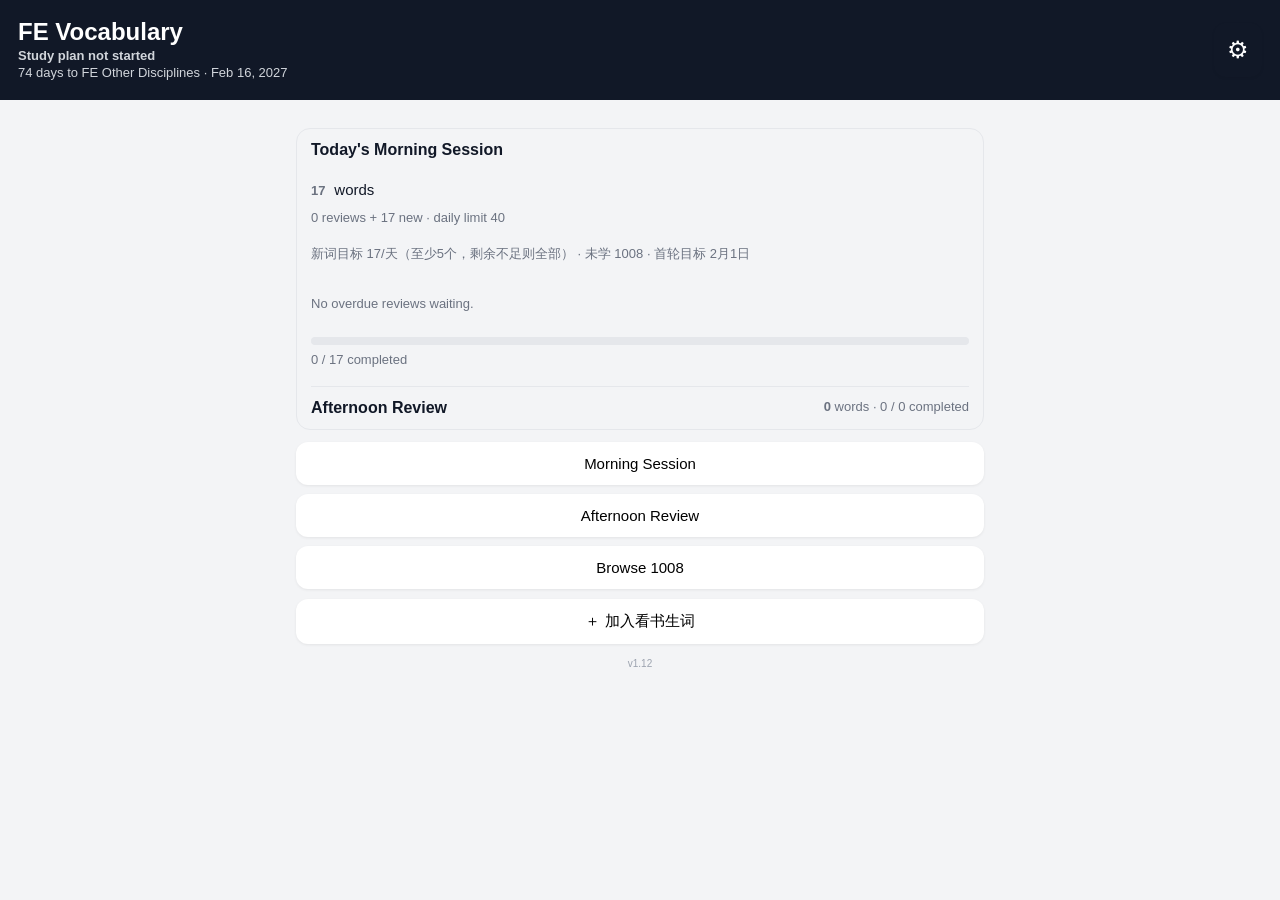
<file: index.html>
<!doctype html><html lang="en"><head><meta charset="utf-8"><meta name="viewport" content="width=device-width,initial-scale=1,viewport-fit=cover"><meta name="theme-color" content="#111827"><meta name="apple-mobile-web-app-capable" content="yes"><meta name="apple-mobile-web-app-status-bar-style" content="black-translucent"><title>FE Vocabulary</title><link rel="manifest" href="manifest.webmanifest"><link rel="stylesheet" href="styles.v16.css?v=21"></head><body>
<header><div><h1>FE Vocabulary</h1><p id="studyDay">Study plan not started</p><p id="countdown">Exam countdown</p></div><button id="settingsBtn" class="icon">⚙︎</button></header>
<main>
<section id="todayPanel" class="todayPanel"><b>Today's Morning Session</b><div class="bigNumber"><span id="morningTotal">0</span> <small>words</small></div><div id="morningBreakdown">0 reviews + 0 new</div><p id="newTargetInfo" style="font-size:13px;color:#6b7280"></p><p id="deferredCount" style="font-size:13px;color:#6b7280"></p><div class="progressTrack"><div id="morningBar"></div></div><div id="morningCompleted">0 / 0 completed</div><div class="afternoonSummary"><b>Afternoon Review</b><span><strong id="afternoonTotal">0</strong> words · <span id="afternoonCompleted">0 / 0 completed</span></span></div></section><section class="dashboard hidden"><div><b id="dueCount">0</b><span>Due</span></div><div><b id="learnedCount">0</b><span>Seen</span></div><div><b id="masteredCount">0</b><span>Strong</span></div></section>
<section class="modes"><button id="morningBtn" class="primary">Morning Session</button><button id="afternoonBtn">Afternoon Review</button><button id="browseBtn">Browse 1008</button></section>
<button id="addWordBtn" type="button" style="width:100%;margin-top:10px">＋ 加入看书生词</button><p id="addWordStatus" role="status" style="font-size:14px"></p>
<section id="session" class="hidden"><div class="sessionbar"><span id="sessionTitle"></span><span id="sessionProgress"></span></div><article id="card" class="card"><div class="meta"><span id="pool"></span><span id="domain"></span></div><h2 id="term"></h2><div class="pron"><span id="ipa"></span><span id="stress"></span><button id="speakBtn" type="button" aria-label="播放单词发音">🔊 发音 0.75×</button></div><p id="speechStatus" role="status" aria-live="polite" style="font-size:13px;color:#6b7280"></p><button id="revealBtn" class="reveal">Show meaning</button><div id="answer" class="answer hidden"><h3 id="zh"></h3><p id="connection"></p><div class="source" id="source"></div></div></article><div id="ratings" class="ratings hidden"></div><button id="endBtn" class="textbtn">End session</button></section>
<section id="browse" class="hidden"><input id="search" placeholder="Search English / 中文"><select id="filter"><option value="ALL">All pools</option><option>CORE_NOW</option><option>SUPPORT_NEXT</option><option>DEFER_OPTIONAL</option></select><div id="results"></div></section>
<div style="text-align:center;color:#9ca3af;font-size:10px;margin-top:12px">v1.12</div></main>
<dialog id="addWordDialog"><form id="addWordForm"><h2>加入看书生词</h2><label>英文单词或词组<input id="newWordTerm" required maxlength="120" autocomplete="off" autocapitalize="none" spellcheck="false" placeholder="例如：centroid"></label><p id="wordMatch" role="status" style="font-size:14px"></p><label>中文释义（新词可选）<input id="newWordMeaning" maxlength="300" placeholder="可先留空，标为待补充释义"></label><p style="font-size:13px">直接记为一次 Hard，今天下午可复习，明天到期；不会重复占用今天上午的待学名额。手动加词不受上午40词限制。已有词保留原释义、发音和历史。词形不同不自动合并。</p><p style="font-size:13px">生词和进度保存在当前浏览器；Export progress 会一起备份。</p><div style="display:flex;gap:10px"><button id="saveWordBtn" class="primary" type="submit">加入并设为 Hard</button><button id="cancelWordBtn" type="button">取消</button></div></form></dialog>
<dialog id="settings"><h2>Settings</h2><p style="font-size:13px">外放无声时，请关闭 iPhone 静音并调高媒体音量；断开蓝牙后确认声音输出为 iPhone。Morning 评分后会自动复读刚才的单词。</p><label>Speech speed <select id="rate"><option value="0.6">0.6×</option><option value="0.75" selected>0.75×</option><option value="0.9">0.9×</option><option value="1">1.0×</option></select></label><p><b>上午每天最多40个（新词＋旧词）</b></p><p style="font-size:13px">每天至少5个新词，按剩余未学词与2月1日首轮目标自动提高；上午合计最多40个。旧词按逾期程度和掌握情况排序顺延。下午只检查 Hard / Good，排除 Easy。记得保持间隔，不记得则次日复习。</p><label class="toggleLine"><input type="checkbox" id="shuffleToggle" checked> Shuffle Words (daily)</label><div class="settingsActions"><button id="startPlanBtn">Start Study Plan</button><button id="exportBtn">Export progress</button><label class="import">Import progress<input id="importFile" type="file" accept="application/json"></label><button id="resetBtn">Reset progress</button></div><button id="closeSettings" class="primary">Done</button></dialog>
<script src="vocab.v16.js"></script><script src="speech.v19.js?v=21"></script><script src="app.v16.js?v=22"></script></body></html>
</file>
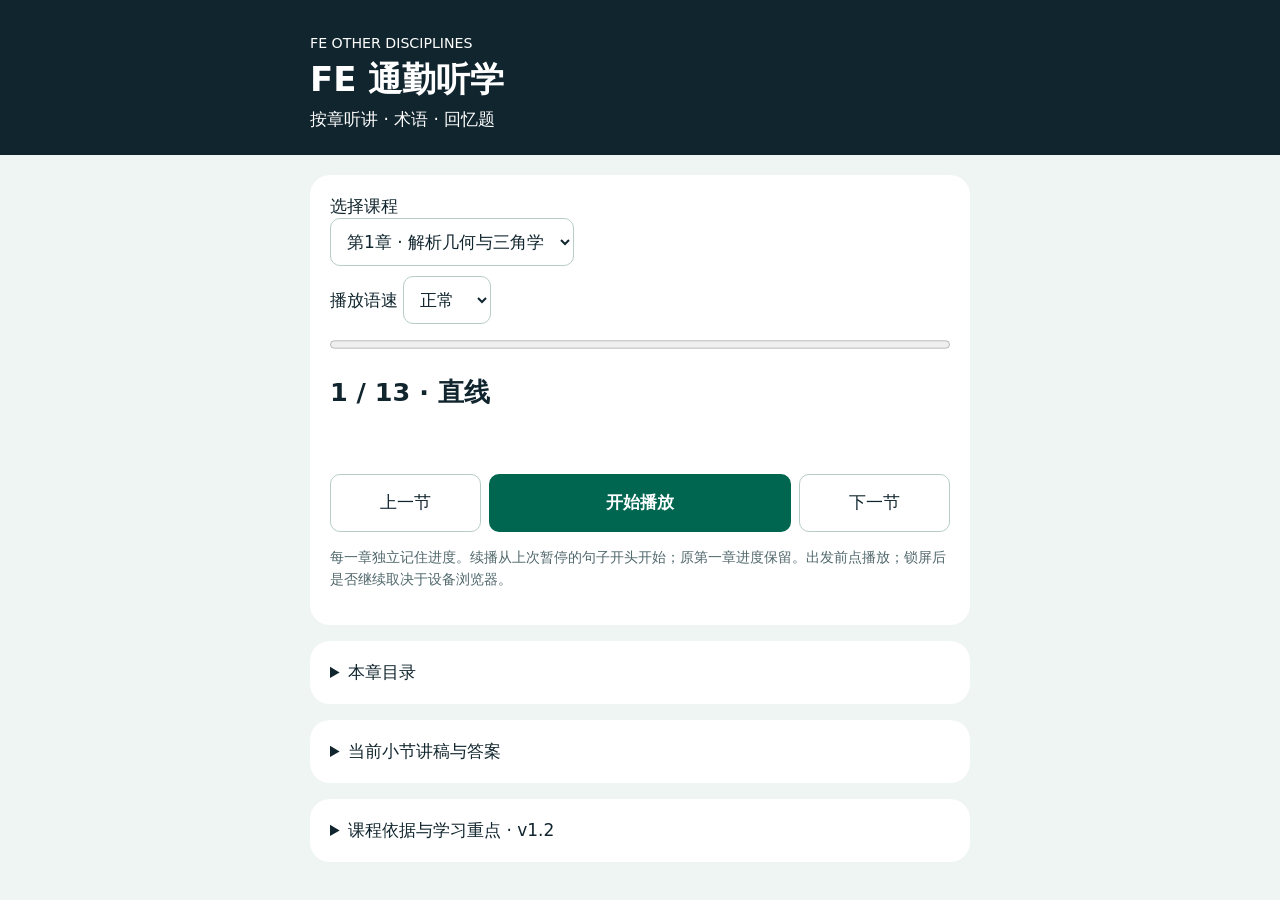
<file: commute/index.html>
<!doctype html><html lang="zh-CN"><head><meta charset="utf-8"><meta name="viewport" content="width=device-width,initial-scale=1,viewport-fit=cover"><meta name="apple-mobile-web-app-capable" content="yes"><meta name="apple-mobile-web-app-title" content="FE 听学"><meta name="theme-color" content="#11252e"><title>FE 通勤听学</title><style>
*{box-sizing:border-box}body{margin:0;background:#eff5f3;color:#11252e;font:17px system-ui,sans-serif}header{background:#11252e;color:white;padding:32px max(22px,calc((100% - 660px)/2)) 24px}h1{margin:5px 0}main{max-width:700px;margin:auto;padding:20px}section{background:white;border-radius:20px;padding:20px;margin-bottom:16px}label{display:block;margin-bottom:10px}button,select{font:inherit;min-height:48px;border:1px solid #b8ccc6;border-radius:10px;background:#fff;color:#11252e;padding:8px 12px}select{max-width:100%}button{cursor:pointer}#play{background:#006650;color:white;border:0;min-height:58px;font-weight:700}nav{display:grid;grid-template-columns:1fr 2fr 1fr;gap:8px}progress{width:100%;accent-color:#006650}#status{min-height:1.5em}p{line-height:1.6}.muted{color:#50676c;font-size:14px}details button{width:100%;text-align:left;margin-top:6px}button[aria-current=true]{background:#d9eee7;border-color:#006650}
</style></head><body><header><small>FE OTHER DISCIPLINES</small><h1>FE 通勤听学</h1><div>按章听讲 · 术语 · 回忆题</div></header><main><section><label>选择课程<br><select id="chapter"></select></label><label>播放语速 <select id="rate"><option value=".8">0.8×</option><option value=".95" selected>正常</option><option value="1.1">1.1×</option></select></label><progress id="bar"></progress><h2 id="title"></h2><p id="status" role="status"></p><nav><button id="prev">上一节</button><button id="play">开始播放</button><button id="next">下一节</button></nav><p class="muted">每一章独立记住进度。续播从上次暂停的句子开头开始；原第一章进度保留。出发前点播放；锁屏后是否继续取决于设备浏览器。</p></section><section><details><summary>本章目录</summary><div id="toc"></div></details></section><section><details><summary>当前小节讲稿与答案</summary><div id="script"></div></details></section><section><details><summary>课程依据与学习重点 · v1.2</summary><p>第1–8章按用户提供的教材目录编排，讲解与练习为原创复习材料，不是教材逐页转录或官方真题。章节内标注讲解深度，按考纲覆盖、后续用途和学习薄弱点分配内容，不按页数平均分配。</p><p>数学整体8–12题、概率统计6–9题、静力学9–14题；这些是科目题数范围，不是单章题数。官方未给出每个小节的独立分值。“重点”是教学分配判断，不能保证实际出题频率。第一章优先距离、角度、三角关系及面积体积应用；第二章加强向量；第三章加强导数。变换等补充内容简讲。</p><p>关键词是查找建议，具体标题和页码依 Handbook 版本而异。听学用于概念与口答；计算、图形和详细计算器按键请在停下后练习。播放进度保存在当前浏览器，清除网站数据会丢失；不跨设备同步。</p><p><a href="https://ncees.org/wp-content/uploads/FE-Other-Disciplines-CBT-specs.pdf">NCEES Other Disciplines 官方考纲</a> · <a href="https://education.ti.com/products/calculators/scientific-calculators/ti-36x-pro">TI-36X Pro 官方功能说明</a></p></details></section></main><script>
const chapters=[{id:'1',title:'第1章 · 解析几何与三角学',sections:[["直线","Slope. Intercept. Point-slope form.","斜率是竖直变化量除以水平变化量。用同一个顺序取两个坐标差。水平线的斜率为零，竖直线的斜率未定义。求横截距就令纵坐标为零；求纵截距就令横坐标为零。","经过原点和点二、六的直线，斜率是多少？","三。纵坐标变化六，横坐标变化二。"],["多项式函数","Polynomial. Quadratic. Root. Repeated root.","最高次非零项决定多项式的次数。次数为二的叫二次函数。令函数为零来求根。二次方程的判别式是 b 的平方减四 a c。正值有两个不同实根，零有重实根，负值没有实根。","二次函数图像与横轴相切时，有几个不同的实根？","一个；它是重根。"],["圆锥曲线","Conic section. Circle. Parabola. Ellipse. Hyperbola. Focus. Foci. Directrix.","圆上各点到圆心等距。抛物线上各点到焦点和准线等距。椭圆到两个焦点的距离和固定，双曲线到两个焦点的距离差的绝对值固定。","标准式里，椭圆和双曲线的两个平方项有什么区别？","椭圆的两项相加；双曲线的两项相减。对无旋转的双曲线，右边化成正一后，正项决定开口方向。"],["球面","Sphere. Center. Radius.","球面是到球心距离等于半径的所有空间点。标准方程左边是三个坐标相对球心的差各自平方再相加，右边是半径平方。","球面标准方程右边是二十五，半径是多少？","五。"],["空间两点距离","Distance between two points in space. Coordinate difference.","分别取两个点的横坐标差、纵坐标差和高度差。三个差各自平方，相加再开方。这个方法也用来求三维向量的长度。","三个坐标差分别是三、四、十二，距离是多少？","十三。"],["度与弧度","Degree. Radian. Angle mode.","一百八十度等于派弧度。度转弧度乘以派除以一百八十；弧度转度做反向换算。用计算器求三角函数之前先检查角度模式。","六十度等于多少弧度？","派除以三。"],["平面角","Plane angle. Complementary. Supplementary.","两个角相加等于九十度，叫互余；相加等于一百八十度，叫互补。量角时先确定始边、终边和旋转方向；按通常坐标约定，逆时针为正。","四十度的补角是多少？","一百四十度。"],["三角形","Triangle. Interior angle. Isosceles. Equilateral.","平面三角形三个内角和为一百八十度。等腰三角形的两条等边所对的角相等；等边三角形的三个角都是六十度。三角形任意两边之和必须大于第三边。","长二、三、五的三条线段能组成三角形吗？","不能。二加三等于五，三条线段只能排成直线。"],["直角三角形","Right triangle. Opposite. Adjacent. Hypotenuse.","相对于选定的锐角，正弦是对边除以斜边；余弦是邻边除以斜边；正切是对边除以邻边。换一个锐角，对边和邻边会互换，斜边不变。","对边三、邻边四，正切是多少？","四分之三。"],["三角恒等式","Trigonometric identity. Pythagorean identity.","正弦平方加余弦平方恒等于一。余弦在正负同一个角时相等；正弦则变号。如果从平方求出绝对值，还得用象限确定正负。","一个角在第二象限，正弦为五分之三，余弦是多少？","负五分之四。第二象限横坐标为负。"],["一般三角形","Law of sines. Law of cosines. Included angle.","知道一组相对的边和角，可以考虑正弦定理。知道两边和夹角求第三边，或知道三边求一个角，考虑余弦定理。若只给两边和其中一条边的对角，要注意可能有两个解，也可能无解。","两边长度分别为三和四，夹角为九十度。第三边是多少？","五。余弦定理在夹角九十度时变成熟悉的勾股定理。"],["面积计算","Area. Perpendicular height. Sector. Composite area.","三角形面积是底乘垂直高的一半。平行四边形是底乘垂直高。梯形是两条平行边的平均长度乘垂直高度。扇形面积是整圆面积乘圆心角占一整圈的比例。组合图形可以分块相加，或用大图减去孔洞。面积单位要平方。","半径四的圆上，九十度扇形的面积是多少？","四派平方单位。它占整个圆的四分之一。"],["体积计算","Volume. Cross-sectional area. Cylinder. Cone. Pyramid. Sphere.","直棱柱和圆柱的体积是底面积乘垂直高度。圆锥和棱锥是同底同高柱体的三分之一。球体体积和半径的三次方成正比。组合容器先按形状分段，再看哪些体积要加、哪些要减。体积单位要立方。","同底同高的圆柱和圆锥，哪个体积大，大几倍？","圆柱是圆锥的三倍。"]]}];
chapters.push(...[{"id":"2","title":"第2章 · 代数与线性代数","sections":[["对数｜基础","Logarithm. Base. Natural logarithm. Exponent.","对数回答一个问题：底数要升到几次方，才得到这个数？二的三次方等于八，所以以二为底八的对数等于三。实数对数的真数必须大于零，底数大于零且不等于一。乘积的对数变成对数相加，商变成相减，幂的指数可以提到前面；和的对数不能这样拆。自然对数的底数是 e。计算器的 log 和 ln 要分清；一般换底可用真数的自然对数除以底数的自然对数。Handbook 可搜 logarithm。","以十为底，一百乘一千的对数是多少？能把一百加一千的对数也拆成两个对数相加吗？","乘积的对数等于二加三，也就是五。加法不能用乘积法则拆开。"],["复数｜重点","Complex number. Real part. Imaginary part. Conjugate. Magnitude.","复数写成实部加虚部乘 i，i 的平方等于负一，电气里也常用 j。相加时实部加实部，虚部加虚部。相乘要展开，遇到 i 平方就换成负一。三加四 i 的共轭是三减四 i，模是三和四的平方和开方，等于五。相除时可让分子分母同乘分母的共轭。复数的模不是实部加虚部。Handbook 搜 complex numbers；后续交流电路会再次使用。","三加四 i，乘三减四 i，结果是多少？为什么没有虚部？","二十五。交叉项抵消，负十六 i 平方变成正十六，再加九。一般复数乘自己的共轭，等于模的平方。"],["极坐标｜重点","Polar coordinates. Rectangular coordinates. Magnitude. Phase angle.","平面上的点既能用横纵坐标表示，也能用距离和方向角表示。半径乘角度的余弦得到横坐标，乘正弦得到纵坐标。反过来，半径用平方和开方。角度不能只看纵坐标除横坐标的反正切，因为它不能独自区分全部象限。比如负三、正三在第二象限，角度是一百三十五度，不是负四十五度。TI 三十六 X Pro 先检查度或弧度模式。Handbook 可搜 polar。","半径为十，方向角为三十度，横纵分量分别约是多少？","横分量八点六六，纵分量五。变式：若方向角是一百五十度，横分量变成负八点六六，纵分量仍为五。"],["方程的根｜基础","Root. Solution. Real root. Complex root.","根就是代入后能使方程成立的未知数值。先移项成为函数等于零，再谈求根。二次方程要区分两个不同实根、重根和复根。已知多项式的一个根，可以分解出对应因式，再处理剩下的多项式。选择题也可代入选项验证，但要验证原方程。TI 三十六 X Pro 有多项式求解器，适合检查二次和三次方程；计算器不能替你判断题目要求实根还是所有根。","若二是一个根，对应因式是 x 加二还是 x 减二？","x 减二，因为代入二后这个因式为零。你之前的三次方程题用代入法有效，接下来要把根和因式的关系补上。"],["矩阵｜重点","Matrix. Row. Column. Determinant. Inverse. Singular.","矩阵维数先报行，再报列。两个矩阵相加需要同样维数。矩阵相乘看中间维数：二行三列乘三行四列，结果为二行四列。每个元素用左边的一行与右边的一列对应相乘再相加。乘法一般不能交换顺序。二乘二矩阵的行列式，是主对角线乘积减另一条对角线乘积。方阵行列式为零时没有逆矩阵，叫奇异矩阵。TI 三十六 X Pro 的矩阵功能可核算，但先判维数。Handbook 搜 matrix 或 determinant。","矩阵第一行为一、二，第二行为三、四。行列式是多少？是否可逆？","一乘四减二乘三，等于负二。行列式不为零，所以可逆。变式：若第二行改成二、四，行列式为零，两行成比例，不可逆。"],["方程组的矩阵形式｜重点","Simultaneous equations. Coefficient matrix. Unknown vector.","写矩阵方程时，先统一未知数顺序。例如 x 加 y 等于五，二 x 减 y 等于一。系数矩阵第一行是一、一，第二行是二、负一；未知向量按 x、y 排列；右端向量是五、一。少一个未知数的项必须填零，不能让后面系数向前挪。计算器的线性方程组求解器可省算术，但求完必须代回原方程。Handbook 可搜 linear equations。","刚才两条方程相加，能先消去哪个未知数？最后 x 和 y 是多少？","消去 y，得到三 x 等于六，所以 x 等于二，y 等于三。代回第二式，四减三等于一。"],["克拉默法则｜简讲","Cramer's rule. Determinant.","克拉默法则用于系数矩阵行列式不为零的方程组。求某个未知数，就把系数矩阵中对应的那一列替换成右端常数列，求新行列式，再除以原行列式。这里替换的是列，不是行。若原行列式为零，不能直接套这个除法，也不能只凭这一点断定无解，因为也可能有无穷多解。考试复习重点是识别适用条件和正确替换，不必花大量听学时间展开大行列式。","原行列式为二，替换 x 对应列后的行列式为六，x 是多少？","三。分子六除以分母二。"],["向量｜加强","Vector. Component. Magnitude. Unit vector. Dot product. Cross product.","从起点指向终点的向量，三个分量都用终点减起点。起点二、三、十一，终点十、十五、二十，分量是八、十二、九。平方和为二百八十九，开方是十七。单位向量就是每个分量除以长度，它只保留方向，长度为一；零向量不能这样归一化。点积结果是标量，可用来求夹角；叉积结果是向量，方向用右手定则。Handbook 分开搜 vector、magnitude 或 unit vector，词之间保留空格。计算器向量功能能核算，先判断题目问长度还是方向。","向量十二、负二十、负九的长度和单位向量是什么？","长度二十五。三个分量分别除以二十五，得到零点四八、负零点八、负零点三六。变式：方向反过来，三个分量一起变号，长度仍是二十五。"],["向量恒等式｜重点基础","Scalar product. Vector product. Orthogonal.","一个向量点乘自己，等于长度的平方，只有零向量才等于零。一个向量叉乘自己则总等于零。点积可以交换顺序；叉积交换顺序会变号。两个非零向量垂直时点积为零，平行时叉积为零。理解这些规则比背一串符号更有用。复杂向量恒等式先知道在 Handbook 哪里查，优先掌握力的分解和力矩需要的运算。","两个非零向量的点积为零，它们是平行还是垂直？叉积换顺序后呢？","点积为零表示垂直。叉积换顺序后方向相反，大小不变。"],["数列与级数｜基础","Arithmetic progression. Geometric progression. Series. Convergence.","等差数列每次加同一个差，等比数列每次乘同一个比。等差数列求和可用首尾项的平均乘项数。等比数列要注意指数和项数，第一项通常对应零次幂。无限等比级数只有公比绝对值小于一才收敛，其和为首项除以一减公比。这也是后面理解某些资金序列的基础，但具体现金流仍要按工程经济学的时点计算。Handbook 搜 series。","一、二分之一、四分之一不断加下去，极限和是多少？","二，首项一除以一减二分之一。若公比换成二，项越来越大，不能套收敛级数的和。"]]},{"id":"3","title":"第3章 · 微积分","sections":[["导数｜加强","Derivative. Slope. Tangent. Rate of change.","导数表示瞬时变化率，在图像上是切线斜率。先对函数求导，再代入指定的 x，而不是把函数值当斜率。x 的 n 次方求导，是 n 乘 x 的 n 减一次方；常数的导数为零。复合函数还要乘内层导数，叫链式法则。你之前的 y 等于十二 x 平方加三，在 x 等于五处，函数值是三百零三，而斜率来自二十四 x，等于一百二十。TI 三十六 X Pro 可求某一点的数值导数，但不会替你输出一般的符号导数。Handbook 搜 derivatives。","y 等于三 x 平方加二，在 x 等于二时，切线斜率是多少？","十二，因为导数是六 x。变式：若函数变成三乘 x 加一的平方，导数为六乘 x 加一，代入二得到十八。"],["临界点与极值｜重点","Critical point. Local maximum. Local minimum. Endpoint.","临界点位于函数定义域内，可能是导数为零，也可能是导数不存在的点。导数为零不保证是极值，比如 x 的三次方在零处仍从左往右增加。可以看导数由负变正还是由正变负，或在适用时用二阶导数检验。闭区间上的绝对最大最小值还必须检查端点。优化题先写目标函数，再找临界点，最后比较合理范围内的候选值。","x 平方减四 x 加五的最小值在哪里？值是多少？","导数二 x 减四为零，得到 x 等于二；函数值为一。二阶导数为正，确认是最小值。"],["偏导数｜简讲","Partial derivative. Hold constant.","偏导数表示只改变一个变量时函数如何变化。对 x 求偏导时，把其他独立变量当常数。例如 x 平方乘 y，对 x 求偏导得到二 x y，对 y 求偏导得到 x 平方。现行数学考纲明确列的是单变量微积分，所以这里作为理解后续场和热力学关系的补充，不与基础导数、积分投入一样多。","x 平方加三 y，对 x 的偏导是多少？","二 x。三 y 在这一步被当成常数。"],["曲率｜简讲","Curvature. Radius of curvature.","曲率描述曲线局部弯得有多厉害，曲率半径与非零曲率互为倒数。直线曲率为零，圆的曲率是半径的倒数。一般函数的曲率公式涉及一阶和二阶导数，遇到时查表，比在通勤中硬背长公式更有效。不要把斜率大误认为曲率一定大，一条很陡的直线仍没有弯曲。","半径二米的圆，曲率是多少，单位是什么？","每米零点五。曲率的量纲是长度的倒数。"],["极限｜基础","Limit. Continuity. Indeterminate form.","极限描述自变量接近某个值时，函数趋向哪里，并不要求该点函数值存在。遇到零除以零，这是未定式，不是答案零。先考虑因式分解、约分或其他适用方法。以 x 平方减一除以 x 减一为例，x 不等于一时可化成 x 加一，因此接近一时极限是二。连续还要求极限与该点函数值一致。","刚才这个分式在 x 等于一时没有定义，是否意味着极限不存在？","不是。极限仍为二。函数在点上的值与趋近该点的行为要分开看。"],["积分｜重点","Integral. Antiderivative. Definite integral. Net area.","不定积分求原函数，要加积分常数。定积分给出带符号的累积量：图像在横轴下方会贡献负值，所以它不总是几何总面积。速度积分得到位移，速率积分得到路程。算定积分时用原函数在上限的值减下限的值；换上下限会变号。TI 三十六 X Pro 可求数值定积分，用来核算；先确认积分上下限、被积函数和单位。Handbook 搜 integrals。","速度为二 t 米每秒，从零秒到三秒的位移是多少？","积分的原函数是 t 平方，上限九减下限零，得到九米。变式：若速度有一段为负，求总路程要按方向改变处分段取绝对贡献。"],["形心与惯性矩｜概念重点","Centroid. First moment of area. Second moment of area.","形心可看成面积分布的平均位置，组合面积的形心等于各块面积乘各自形心坐标之和，再除以总面积。孔洞用负面积处理。面积二次矩则把到指定轴的距离平方作为权重，单位是长度四次方；它与质量惯性矩不是同一量。这里理解积分意义，详细组合截面计算到第十章再做。Handbook 搜 centroid 和 moment of inertia。","相同面积的两块区域，其形心横坐标分别为一和五，组合形心横坐标是多少？","三，因为面积相同，位置取平均。若面积不同就必须加权。"],["梯度、散度与旋度｜补弱","Gradient. Divergence. Curl.","梯度针对标量场，指向增长最快的方向。散度描述局部净流出趋势。旋度描述局部旋转趋势。平面场通常看垂直纸面的旋度分量，朝纸外为正，对应逆时针小桨轮趋势。不能只看某一根箭头朝哪里，要比较邻近位置的方向和大小怎样变化。完全均匀的一排箭头即使斜着指，也没有旋度。Handbook 搜 curl，不搜 positive vector。这里针对你之前的困惑补概念，不进行长篇场论推导。","如果上方流体向左、下方向右，局部小桨轮倾向顺时针还是逆时针？","逆时针，对应朝纸外的正旋度。关键在上下流速的差异，不是单独某根箭头的方向。"]]},{"id":"4","title":"第4章 · 微分方程与变换","sections":[["微分方程入门｜重点","Differential equation. Order. Initial condition.","微分方程把未知函数和它的导数联系起来。最高阶导数决定阶数。求解的结果通常是一个函数，不是单个数。通解含任意常数，初始条件用来确定常数。一阶增长衰减模型 y 的导数等于 k y，解为初值乘 e 的 k t 次方。k 为负时衰减。先认模型再用条件，比机械记一串形式有效。Handbook 搜 differential equations。","y 的导数等于负二 y，且零时刻 y 等于三，解是什么？","三乘 e 的负二 t 次方。代入零时刻得到三，再求导也能回到负二 y。"],["常系数齐次方程｜重点","Homogeneous. Constant coefficient. Characteristic equation.","对常系数线性齐次方程，可试指数形式，把微分问题化成特征方程。比如 y 的二阶导数减三倍一阶导数加二 y 等于零，对应 r 平方减三 r 加二等于零。根为一和二，所以解是两个指数函数的线性组合。重根时需额外乘 t；复根对应指数包络下的正弦余弦。不要把方程的阶数和特征根的数值混淆。","刚才方程的通解有几个待定常数？需要几个独立初始条件来确定？","两个常数，需要两个独立初始条件。通常给初始位置和初始变化率。"],["非齐次方程｜基础","Nonhomogeneous. Particular solution. General solution.","右端有外部驱动项的线性方程是非齐次的。总解由齐次通解加一个特解组成。特解要适应驱动的形式，但若猜测与齐次解重复，需要调整形式。考试准备先能分清自然响应和受迫响应，代回验证结果；长篇系数推导留在书面练习。","y 的导数加二 y 等于六。若寻找一个常数特解，它是多少？","三，因为常数的导数为零，二乘三等于六。总解为三加一个常数乘 e 的负二 t 次方。"],["傅里叶级数｜简讲","Fourier series. Period. Frequency. Harmonic.","傅里叶级数用不同频率的正弦余弦组合来表示适当的周期信号。基频由周期决定，谐波频率是基频的整数倍。重点是理解时域波形可以分解成频率成分，不在本轮逐项推导系数。该主题没有在当前 Other Disciplines 数学考纲中被单独列出，作为补充保留。","一个周期为零点零二秒的信号，基频是多少？","五十赫兹，频率是一除以周期。"],["傅里叶变换｜简讲","Fourier transform. Time domain. Frequency domain.","傅里叶变换把信号从时域描述转换成频域描述，帮助看出哪些频率成分明显。与周期信号的离散谐波展开相比，它能用于更一般的信号分析。复习时知道用途和术语即可，遇到具体变换对先查参考表。不要把频率赫兹与角频率每秒弧度当成同一个数。","频率与角频率怎样换算？","角频率等于二派乘频率。"],["拉普拉斯变换｜基础补充","Laplace transform. Inverse transform.","拉普拉斯变换可把线性微分方程转成代数方程，同时处理初始条件。做题通常是变换、代入初值、解代数式，再反变换。先会查基本变换对，不优先背大表。常数一对应一除以 s，指数 e 的负 a t 次方对应一除以 s 加 a；具体还需满足变换存在条件。Handbook 可搜 Laplace。","一除以 s 加二，对应哪个常见时间函数？","e 的负二 t 次方。"],["差分方程｜简讲","Difference equation. Recurrence. Discrete time.","微分方程描述连续变化，差分方程描述按步更新。比如下一步的量等于上一步的零点九倍，就是每步减少百分之十。先确定初始值、步数和更新规则，不能把每步减少的百分比误当成每步减去固定数量。","初值一百，每步乘零点九，两步后是多少？","八十一。第一步九十，第二步再乘零点九。"]]},{"id":"5","title":"第5章 · 数值方法","sections":[["近似、误差与收敛｜重点","Approximation. Absolute error. Relative error. Convergence.","数值方法使用有限步骤近似答案。绝对误差是近似值与真值之差的绝对值；相对误差再除以真值的绝对值，真值为零时这个定义不可直接使用。舍入误差来自有限位数，截断误差来自用有限近似代替完整过程。收敛是迭代逐步接近目标，不是只看计算器输出很多位。中间步骤尽量保留精度。Handbook 搜 numerical methods。","真值十，近似值九点八，绝对误差和相对误差是多少？","绝对误差零点二，相对误差百分之二。"],["求根｜重点","Root finding. Bisection. Newton's method.","连续函数在区间两端异号时，区间内至少有一个根，二分法反复缩小这个区间。牛顿法从初值出发，用函数值除以导数值来修正：新值等于旧值减去函数值与导数值的比。它可能快，但初值差、导数接近零等情况会失败。TI 的数值求解器可帮助核对根，却不代替题目要求的一步迭代。","对 x 平方减二求根，从一点五开始做一步牛顿迭代，新值约多少？","函数值零点二五，导数值三，新值为一点五减零点二五除以三，约一点四一六七。"],["最小化｜基础","Minimization. Objective function. Search interval.","数值最小化是寻找目标函数较小的位置。先区分求根和求极值：求根找函数为零，求极值找高低点。若对导数求根，可以得到极值候选点，但还得判断性质和边界。数值搜索受区间和初值影响，也可能只找到局部最小值。","x 平方加一的最小值是多少？它有实根吗？","最小值是一，在 x 等于零处取得。它没有实根，所以找最小值和找零点是不同任务。"],["数值积分｜重点","Trapezoidal rule. Simpson's rule. Step size.","梯形法用直线连接相邻数据点，估算曲线下的累积量。单个梯形面积是区间宽度乘两端函数值的平均。复合梯形法中内部点会被相邻两段各用一次。常见复合辛普森三分之一法需要等间距且子区间数为偶数，权重按一、四、二、四直到一排列。不要把数据点数当子区间数。若题目指定算法，计算器数值积分结果只能核对，不能替代步骤。","在零到二的区间，两端函数值为一和五，单个梯形估算积分是多少？","六。宽度二乘平均高度三。若中间还有数据点，就应按要求分段。"],["常微分方程数值解｜基础","Euler method. Step. Initial value.","欧拉法用当前点的斜率向前走一步。新函数值等于旧函数值加步长乘当前斜率。斜率要在旧位置计算，不能提前使用未知的新值。步长较小通常改善近似，但也增加计算量，并不自动消除所有数值问题。Handbook 可搜 Euler。","已知 y 的导数等于 y，初值 y 等于一，步长零点一，用欧拉法走一步，y 约多少？","一点一。旧值一加零点一乘斜率一。"]]},{"id":"6","title":"第6章 · 概率与统计","sections":[["集合｜基础","Set. Union. Intersection. Complement.","并集表示至少属于两个集合之一，交集表示同时属于两者，补集表示在所讨论的全集里不属于该集合。读题时注意 and 与 or：and 通常指同时发生，or 通常包含二者都发生。集合语言是概率的基础，但本章的主要听学时间留给分布、估计和检验。","十个人里六人会英语，五人会法语，三人两种都会，至少会一种的有几人？","八人。六加五减去被重复计算的三。"],["排列与组合｜基础","Permutation. Combination. Order matters.","排列考虑顺序，组合不考虑顺序。选五个人组成小组，只看有哪些人，是组合；选主席和副主席，即使是同两个人，职位对调也不同，是排列。计算器有排列和组合功能，先判题意再输入人数与选取数，不能只凭出现 select 就认定组合。","从五个人选两人参加同一培训，有几种选法？若选两个不同职位呢？","培训小组有十种组合；两个不同职位有二十种排列。"],["概率法则｜重点基础","Independent. Mutually exclusive. Conditional probability.","相互独立表示一个事件发生不改变另一个的概率；互斥表示不能同时发生，两者不是同义词。求并集通常是两者概率相加再减交集。条件概率是交集概率除以条件事件概率，分母必须非零。独立事件的交集概率可以相乘。读题时尤其注意 given that，表示已知某条件发生，要换样本范围。Handbook 搜 conditional probability。","两次独立试验，每次成功概率零点八，两次都成功的概率是多少？至少一次成功呢？","都成功为零点六四。至少一次成功为一减两次都失败的概率，也就是一减零点零四，等于零点九六。"],["集中趋势｜基础","Mean. Median. Mode. Outlier.","均值用总和除以个数，中位数先排序再看中间位置，众数是出现最多的值。极端值会明显影响均值，却不一定显著影响中位数。若各组样本数不同，不能直接平均各组均值，应按人数加权。TI 的统计功能能算均值，但先检查录入数据与频数。","数据一、二、一百，均值和中位数哪个更接近大部分数据？","中位数二更接近其中两个较小数据。均值约三十四点三三，被一百拉高。"],["离散程度｜重点","Variance. Standard deviation. Standard error.","方差衡量数据围绕均值的平方偏离，标准差是方差的平方根，单位与原数据一致。总体方差和样本方差分母不同，常用样本方差除以 n 减一。标准误差描述估计量的波动，不等于原始数据的标准差。独立同分布样本的样本均值标准误差，常用总体标准差或其估计值除以样本量平方根。计算器统计结果要区分总体标准差与样本标准差。","其他条件相同，样本量变成四倍，均值标准误差变成多少？","原来的一半，因为平方根增大为两倍。"],["数值事件与随机变量｜基础","Random variable. Outcome. Discrete. Continuous.","随机变量把随机结果映射成数值。一天的故障次数是离散的，测量的连续长度通常用连续变量描述。分清事件、随机变量以及它取到的数值，后面才能选择合适的概率模型。一个结果可能对应多个事件，概率计算要以题目定义的样本空间为准。","一个小时内到达的顾客人数与一位顾客的等待时间，哪个通常是离散变量？","人数是离散变量，等待时间通常建模为连续变量。"],["离散概率函数｜基础","Probability mass function. Discrete probability.","离散变量每个可能值对应一个概率，所有概率非负且总和为一。教材目录把这一节写作离散概率密度函数，但更常见的术语是概率质量函数。计算某个范围的概率，就把这个范围内各个可能值的概率相加。不要把概率表里的数值和对应概率混为一谈。","随机变量只取零、一、二，概率分别是零点二、零点五、零点三。它至少为一的概率是多少？","零点八，把一和二对应的概率相加。"],["连续分布函数｜重点基础","Probability density function. Cumulative distribution function.","连续变量的密度不是某一点的概率，区间概率等于密度曲线下面积。单个点的概率为零，不代表这个值不可能测到。累积分布函数表示变量小于或等于某个值的概率，区间概率可由两个累积值相减。密度总积分为一，累积函数从零趋向一且不会下降。Handbook 搜 probability distribution。","已知累积概率 F 三等于零点八，F 一等于零点二，变量落在一到三之间的概率是多少？","零点六。连续分布下，是否包含两个端点不改变结果。"],["期望值｜重点","Expected value. Expected loss. Weighted average.","期望是按概率加权的平均，不一定是某次真的能出现的结果。离散变量用每个数值乘对应概率再求和。决策题要统一收益和损失的正负号，并把所有可能结果纳入。期望值不能说明风险的全部，还要看波动或最坏情形。官方考纲明确包括决策中的期望值和期望误差。","一项选择有四分之一概率赚一百，四分之三概率亏二十，期望净收益是多少？","十。二十五减十五。即使期望为正，也不保证这一次盈利。"],["常见概率分布｜重点","Normal distribution. Binomial. Poisson. Standard score.","正态分布用均值和标准差描述，标准化是观测值减均值，再除以标准差。二项分布用于固定次数、独立且成功概率相同的二元试验。泊松分布常用于满足相应假设的区间计数。先识别模型条件，再查表或计算，不要看到平均数就默认正态。正态概率还要分清左尾、右尾和中间区间。","正态变量均值一百、标准差十，观测值一百二十的标准分数是多少？","二，表示高于均值两个标准差。标准分数不是概率，还需进一步查分布。"],["学生 t 检验｜重点","Student's t. Degrees of freedom. Unknown variance.","对总体均值做推断，当总体标准差未知时，常会使用样本标准差和 t 分布。单样本均值检验的统计量，是样本均值减假设均值，再除以样本标准差除样本量平方根。常见自由度为 n 减一。小样本使用该方法还要检查总体近似正态等条件；不同检验类型的公式不能混用。Handbook 搜 Student 或 t distribution。","样本量十六、样本标准差八，均值标准误差是多少？单样本 t 检验自由度呢？","标准误差二，自由度十五。"],["置信水平｜重点","Confidence level. Significance level. Coverage.","百分之九十五置信水平描述重复抽样构造区间的方法：长期来看，约百分之九十五的区间会覆盖固定的真实参数。它不表示百分之九十五的原始数据在区间里。其他条件相同，置信水平提高，区间通常变宽。显著性水平常与所选检验和区间相联系，但要检查单侧或双侧设定。","其他条件相同，百分之九十九置信区间与百分之九十五相比，哪个更宽？","百分之九十九的区间更宽，要用更大的范围换取更高覆盖率。"],["随机变量求和｜重点基础","Sum of random variables. Covariance. Independence.","期望的线性性质不要求变量独立：和的期望等于期望之和。方差相加则必须注意协方差；独立变量的和或差，方差都是各自方差相加。标准差不能直接相加。若变量相关，需要加入对应的协方差项。","两个独立变量的标准差分别为三和四，它们之和的标准差是多少？","五。先把方差九和十六相加，再开方。"],["均值的和与差｜基础","Difference of means. Sampling distribution.","比较两组均值时，重点是均值差及其标准误差。独立样本的均值差方差由两组均值各自的方差相加。若是同一批对象的前后测量，应考虑配对差值，而不是随意当独立两组。检验是否可合并方差、选什么自由度，要依据具体条件和参考公式。","同一台设备改造前后成对测量，与两批独立设备相比，处理方法应完全相同吗？","不应。配对数据要保留配对关系，通常分析每对的差值。"],["置信区间｜重点","Confidence interval. Margin of error. Sample size.","常见均值置信区间结构是点估计加减临界值乘标准误差。总体标准差已知、模型适用时可用标准正态临界值；未知时常用 t 方法。误差界随样本量平方根减小，因此要把误差界缩小一半，其他条件相同通常需要四倍样本量。正式做题要分清总体参数、样本统计量和单位。","均值五十，标准误差二，题目给临界值二，区间是多少？","四十六到五十四。误差界是二乘二等于四。临界值二是本题给定近似，不是所有区间都固定用二。"],["假设检验｜重点","Null hypothesis. Alternative hypothesis. P-value. Type one error.","先写原假设和备择假设，再选显著性水平与合适统计量。p 值是在原假设成立及模型条件下，出现至少如此极端数据的概率，不是原假设为真的概率。p 值小于显著性水平时拒绝原假设；否则是不拒绝，不能说证明原假设正确。第一类错误是原假设本来为真却拒绝它。单侧双侧应由问题决定，不应看完结果再改。","p 值零点零三，显著性水平零点零五，应怎样判断？若显著性水平改为零点零一呢？","在零点零五水平拒绝原假设；在零点零一水平不拒绝。"],["线性回归与拟合｜重点","Linear regression. Residual. Correlation. R squared.","回归用模型描述变量间关系。残差通常是观测值减模型预测值。相关系数描述线性关联的方向和强度，但相关不证明因果。在含截距的简单线性回归中，决定系数等于相关系数的平方，表示模型解释的响应变异比例。还应看残差、标准误差及模型条件，不能只盯一个拟合数。TI 的双变量统计可辅助拟合，注意把自变量和因变量录入正确列。","相关系数为负零点八，在含截距的简单线性回归中，决定系数是多少？负相关是否说明决定系数为负？","决定系数零点六四，不是负数。负号描述关系方向，平方后不保留方向。"]]},{"id":"7","title":"第7章 · 力系与力矩","sections":[["力与分量｜重点","Force. Resultant. Component. Free-body diagram.","力既有大小也有方向，还要关注作用位置。选定坐标轴后再分解。如果角度从水平轴量起，水平分量用余弦，竖直分量用正弦；若从竖直轴量起，分量关系随之改变。多个力求合力，先分别加横分量、纵分量，必要时还有高度分量，再求大小与方向，不能直接把各力大小相加。自由体图要选清研究对象，只画它受到的外力。Handbook 搜 statics 或 force。","一个十牛顿的力与正水平轴夹三十度，两个分量是多少？若另有五牛顿竖直向下力，合力的竖直分量呢？","水平约八点六六牛顿，竖直五牛顿；再加向下五牛顿后，竖直合力为零。"],["力矩与力偶｜重点","Moment. Lever arm. Couple. Right-hand rule.","力矩衡量力对指定点或轴的转动效应。平面题常用力乘垂直力臂，不是乘任意距离。作用线穿过取矩点时力矩为零。三维可用位置向量叉乘力，位置向量从取矩点指向力作用点。力偶由大小相等、方向相反、作用线不同的两力组成，合力为零但可以有非零力矩。平面通常约定逆时针为正，写方程前先统一。","十牛顿的力，垂直力臂零点三米，力矩大小是多少？若作用线穿过取矩点呢？","三牛顿米；穿过取矩点时为零。变式：力大小不变，垂直力臂加倍，力矩也加倍。"],["力系等效｜重点","Equivalent force system. Distributed load. Resultant location.","把力移到别处，一般还要增加相应力偶，才能保持刚体外部效应等效。分布载荷的合力等于载荷图面积，作用位置在该载荷图的形心。均布载荷作用于长度中点，三角形载荷的合力作用点在靠较大端的三分之一长度处。把牛顿每米乘长度，才得到牛顿。不要把总载荷作用点随意放在几何中点。","长度四米，均布载荷每米二百牛顿，等效合力及位置是什么？若同长三角形载荷从零升到每米二百呢？","均布为八百牛顿，位于中点。三角形为四百牛顿，距较大载荷端四除以三米，约一点三三米。"],["平衡解题流程｜重点","Equilibrium. Support reaction. Pin. Roller.","先隔离物体画自由体图，再标支承反力、已知力与尺寸。理想平面铰支座通常提供两个力分量，光滑滚轮通常提供一个法向反力，固定端还可提供反力矩。平面刚体平衡要求两个方向合力为零且合力矩为零。优先对未知力通过的点取矩，可以消去这些未知量。解完看单位、方向和物理合理性，负结果表示与假设方向相反。","六米简支梁，中央受一百二十牛顿向下集中力，无其他竖向载荷，两端竖向反力是多少？","各六十牛顿向上。变式：若力移到距左端二米处，右端反力四十牛顿，左端八十牛顿；对左端取矩得右反力乘六等于一百二十乘二。"]]},{"id":"8","title":"第8章 · 桁架","sections":[["静定桁架｜重点基础","Truss. Member. Joint. Statically determinate. Stability.","理想桁架由铰接杆件组成，载荷施加在节点，杆件通常视作二力杆，只承受轴向拉力或压力。平面桁架常用杆数加支承反力分量数等于二倍节点数，作为静定计数检查。但计数满足不保证几何稳定，仍要检查结构布置和支承。不要把这个等式当成稳定性的充分条件。Handbook 搜 truss。","若结构计数满足静定关系，是否就能保证它稳定？","不能。杆件或支承布置不合理，仍可能形成机构。"],["平面桁架与零力杆｜重点","Plane truss. Tension. Compression. Zero-force member.","拉力把节点沿杆向外拉，压力把节点沿杆向内推。分析节点时可以先把未知杆力统一假设为拉力，算出负值再解释为压力。没有外载或支座反力的节点，如果只有两根不共线杆相连，两根都是零力杆；如果恰好三根杆，其中两根共线，第三根非共线杆是零力杆。条件缺一不可，尤其不能忽略节点上的反力。零力杆也可能对其他载荷工况或稳定有用。","一个无外力节点连接三根杆，两根水平共线，一根斜杆，哪个是零力杆？","斜杆。两根水平杆无法平衡它的竖直分量，因此它的轴力必须为零。"],["节点法｜重点","Method of joints. Joint equilibrium. Axial force.","节点法把一个节点单独隔离，写水平和竖直力平衡。通常先求整体支座反力，再从最多两个独立未知杆力的节点入手。先根据几何确定分量比例，再列方程。两根对称斜杆支撑节点时，两边的水平分量可以抵消，竖直分量共同平衡外载。不要把单根杆的竖直分量误认为整根杆力。","一个节点向下受十千牛，两根对称杆从该节点向左右上方延伸，均与水平成三十度。平衡时每根杆力多少，是拉还是压？","每根十千牛拉力。两根拉力的向上分量相加为二乘杆力乘正弦三十度，等于十千牛。"],["截面法｜重点","Method of sections. Cut section. Moment equilibrium.","只想求几根指定杆力时，可切开桁架，取一侧整体画自由体图。平面截面体可用两个力平衡方程和一个力矩平衡方程。通常选择穿过不超过三根待求杆的截面，并确保方程独立；并不是只要三根就一定可解。对两根未知杆作用线的交点取矩，常能直接求第三根。截面上未知杆力仍可先假设拉力，负值解释为压力。","某截面取矩后，目标杆力的垂直力臂为两米，需平衡的外力矩为六千牛米，目标杆力大小是多少？","三千牛。还要根据方程符号判断拉压；不能只有大小就直接判定受拉。"]]}]);
const firstExtras={"0":"做题先辨认题目问斜率、截距还是方程。比如经过一、二和三、六，斜率为二，点斜式用纵坐标减二等于二乘横坐标减一。直线平移与转动对斜率的影响不同：平行线斜率相同；两条非竖直的垂直线斜率乘积为负一。Handbook 搜 straight line 或 slope。","2":"抛物线尤其要先看参数定义。你教材的横向形式是纵坐标差的平方等于二 p 乘横坐标差，所以顶点到焦点的距离是 p 的绝对值除以二；另一些资料写四 a，此时顶点到焦点距离是 a 的绝对值。两种符号约定不能直接混用。椭圆的焦距参数满足 c 平方等于 a 平方减 b 平方，双曲线是相加，其中 a 的意义要按对应标准式确认。本节以识别和基础计算为主，长推导不必反复听。","4":"这是你之前的薄弱点。一定先做三个坐标差，再分别平方，不是把两个点到原点的距离相减。反向取差会让三个分量变号，但距离不变。Handbook 可搜 distance。第二章会把同一方法连接到向量长度和单位向量。","5":"TI 三十六 X Pro 里，先用 mode 检查角度单位，再算三角函数。已知角度用正弦、余弦等求比值；已知比值求角度，用反三角函数。弧度是角度的数值表示，派本身仍是约三点一四的常数，不能把所有公式里的派都换成一百八十。","8":"遇到力的分解或斜杆题，先画清题目给的角度是相对水平还是竖直。比如已知斜边十，角度相对水平为三十度，水平投影约八点六六，竖直投影五。计算器模式选错时结果仍可能像一个正常数字，因此核对数量级和方向很重要。","10":"实际计算时先给边与对应角作一致标记。比如两边三和四，夹角六十度，第三边平方是九加十六减二乘三乘四乘余弦六十度，得到十三，第三边约三点六一。不要把非夹角硬放入余弦定理的这个位置。Handbook 搜 law of cosines。","11":"例子：长六、宽四的矩形挖掉半径一的圆孔，剩余面积为二十四减派。单位转换也要平方：一平方米是一万平方厘米，不是一百。你已读到一点十五，这一节可边听边与书面面积图对应。Handbook 可搜 areas。","12":"圆柱半径二米、高三米，体积十二派立方米。若只是半径加倍，高度不变，体积变四倍，不是两倍。若整个相似物体所有长度都变两倍，体积才变八倍。Handbook 搜 volumes。听学帮助判断该用哪类公式，复杂组合图形仍需看图练习。"};Object.entries(firstExtras).forEach(([j,t])=>chapters[0].sections[Number(j)][2]+=' '+t);

const $=id=>document.getElementById(id), synth=window.speechSynthesis, key='fe_commute_position_v1';
let saved={};try{saved=JSON.parse(localStorage.getItem(key))||{}}catch{}
let ch=0, i=0, sentence=0, playing=false, epoch=0, utterance, timer, watchdog;
const sections=()=>chapters[ch].sections, parts=()=>sections().flatMap(([n,en,zh,q,a])=>[['zh-CN',n],['en-US',en],['zh-CN',zh],['zh-CN',q],['pause',''],['zh-CN','答案。'+a]]);
function save(){saved[chapters[ch].id]=i;saved[chapters[ch].id+':sentence']=sentence;saved.current=chapters[ch].id;saved.rate=$('rate').value;try{localStorage.setItem(key,JSON.stringify(saved))}catch{}}
function draw(msg){const total=parts().length,k=Math.min(Math.floor(i/6),sections().length-1),s=sections()[k];$('title').textContent=(k+1)+' / '+sections().length+' · '+s[0];$('bar').max=total;$('bar').value=i;$('play').textContent=playing?'暂停':i===total?'重听本章':i?'继续播放':'开始播放';$('status').textContent=msg??(playing?'正在播放':i===total?'本章已听完':i?'已保存进度':'');$('toc').querySelectorAll('button').forEach((b,j)=>b.setAttribute('aria-current',String(j===k)));$('script').replaceChildren(...s.slice(1).map(t=>{const p=document.createElement('p');p.textContent=t;return p}));}
function stop(){playing=false;epoch++;clearTimeout(timer);clearTimeout(watchdog);if(utterance){utterance=null;synth?.cancel()}save();}
function chunks(part){if(part[0]==='pause')return [''];return part[1].match(/[^。！？；]+[。！？；]?/g)||[part[1]];}
function step(){
 if(!playing)return;const part=parts()[i];
 if(!part){stop();draw();return;}
 const lines=chunks(part);if(sentence>=lines.length)sentence=0;
 save();draw();const token=epoch;
 const done=()=>{if(token!==epoch||!playing)return;clearTimeout(watchdog);utterance=null;sentence++;if(sentence>=lines.length){sentence=0;i++;}step();};
 if(part[0]==='pause'){timer=setTimeout(done,4000);return;}
 try{if(navigator.audioSession)navigator.audioSession.type='playback'}catch{}
 const u=new SpeechSynthesisUtterance(lines[sentence]);utterance=u;u.lang=part[0];u.rate=Number($('rate').value);
 const failed=()=>{if(token!==epoch||!playing)return;stop();draw('朗读没有响应。请检查声音输出，再点继续。');};
 u.onstart=()=>{if(token!==epoch)return;clearTimeout(watchdog);watchdog=setTimeout(failed,Math.max(45000,lines[sentence].length*1500));};
 u.onend=done;u.onerror=failed;watchdog=setTimeout(failed,20000);
 try{synth.speak(u)}catch{failed()}
}

function start(){if(!synth||!window.SpeechSynthesisUtterance){draw('当前浏览器不支持朗读。可以打开讲稿阅读。');return;}if(i>=parts().length){i=0;sentence=0;}playing=true;step();}
function seek(n){const was=playing;stop();i=Math.max(0,Math.min(n,(sections().length-1)*6));sentence=0;save();if(was)start();else draw();}
function load(){sentence=Number.isInteger(saved[chapters[ch].id+':sentence'])?Math.max(0,saved[chapters[ch].id+':sentence']):0;const raw=saved[chapters[ch].id];i=Number.isInteger(raw)?Math.max(0,Math.min(raw,parts().length)):0;$('toc').replaceChildren(...sections().map(([n],j)=>{const b=document.createElement('button');b.textContent=(j+1)+'. '+n;b.onclick=()=>seek(j*6);return b}));draw();}
chapters.forEach((c,j)=>$('chapter').add(new Option(c.title,j)));
ch=Math.max(0,chapters.findIndex(c=>c.id===saved.current));$('chapter').value=ch;if(['.8','.95','1.1'].includes(saved.rate))$('rate').value=saved.rate;
$('chapter').onchange=()=>{stop();ch=Number($('chapter').value);load();save()};$('rate').onchange=save;
$('play').onclick=()=>{if(playing){stop();draw()}else start()};$('prev').onclick=()=>seek((Math.floor(i/6)-1)*6);$('next').onclick=()=>{const n=(Math.floor(i/6)+1)*6;if(n<parts().length)seek(n)};
window.addEventListener('pagehide',stop);load();
</script></body></html>
</file>
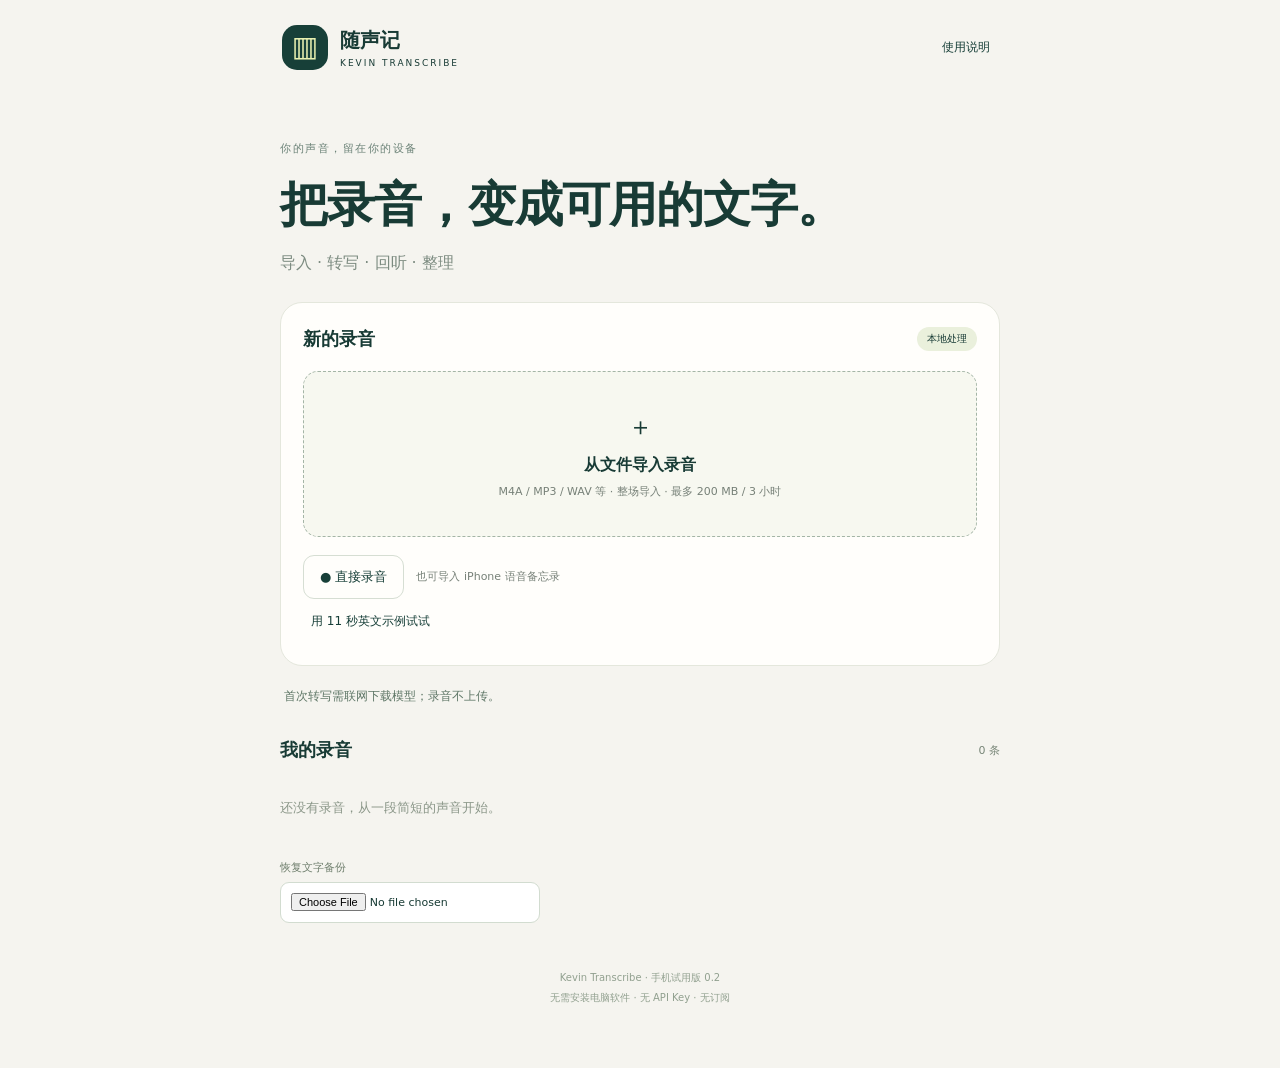
<file: transcribe/index.html>
<!doctype html>
<html lang="zh-CN"><head><meta charset="UTF-8"><meta name="viewport" content="width=device-width, initial-scale=1, viewport-fit=cover"><meta name="theme-color" content="#173f38"><meta name="apple-mobile-web-app-capable" content="yes"><meta name="apple-mobile-web-app-status-bar-style" content="default"><title>Kevin Transcribe · 随声记</title><link rel="manifest" href="manifest.webmanifest"><link rel="icon" href="icon.svg" type="image/svg+xml"><link rel="apple-touch-icon" href="icon-192.png"><link rel="stylesheet" href="style.css"></head>
<body><header><div class="brand"><span class="mark" aria-hidden="true">▥</span><div><b>随声记</b><small>KEVIN TRANSCRIBE</small></div></div><button id="help" class="quiet" aria-label="使用说明">使用说明</button></header>
<main><section class="intro"><span class="eyebrow">你的声音，留在你的设备</span><h1>把录音，<br>变成可用的文字。</h1><p>导入 · 转写 · 回听 · 整理</p></section>
<section class="card capture"><div class="section-head"><h2>新的录音</h2><span class="tag">本地处理</span></div><label class="upload" for="file"><span class="upload-symbol">＋</span><strong>从文件导入录音</strong><small>M4A / MP3 / WAV 等 · 整场导入 · 最多 200 MB / 3 小时</small></label><input id="file" type="file" accept="audio/*,.m4a,.mp3,.wav,.mp4,.webm,.ogg,.flac" hidden><div class="record-line"><button id="record">● 直接录音</button><span id="record-time">也可导入 iPhone 语音备忘录</span></div><button id="example" class="quiet">用 11 秒英文示例试试</button></section>
<div id="status" role="status" aria-live="polite">首次转写需联网下载模型；录音不上传。</div>
<section class="card" id="workspace" hidden><div class="section-head"><h2 id="title"></h2><button id="rename" class="quiet">改名</button></div><audio id="audio" controls preload="metadata"></audio><div class="settings"><label>录音语言<select id="language"><option value="english">英文</option><option value="chinese">中文</option><option value="">自动识别</option></select></label><div><span class="eyebrow">WHISPER TINY</span><small>手机轻量模型 · 免费</small></div></div><div class="actions"><button class="primary" id="transcribe">开始转写</button><button id="cancel" hidden>暂停</button></div><p class="hint">长会议自动按分钟处理和保存，可暂停后继续。保持页面前台，锁屏可能暂停；速度取决于手机。分段边界、中文和术语需回听核对。</p><p id="checkpoint" class="hint"></p><progress id="progress" hidden></progress><div class="section-head transcript-head"><h3>转写内容</h3><span id="count"></span></div><div id="segments" class="segments"></div><p id="empty" class="empty">文字会在转写完成后显示在这里。</p><form id="edit" hidden><label>说话人（手动标注）<input id="speaker" maxlength="60" placeholder="未标注"></label><label>修改这段文字<textarea id="text" rows="5"></textarea></label><div class="actions"><button class="primary" type="submit">保存修改</button><button id="discard" type="button">取消修改</button></div></form><div class="exports"><button id="txt">导出 TXT</button><button id="srt">导出字幕</button><button id="backup">备份文字 JSON</button><button id="download-audio">保存原录音</button></div><section class="chatgpt"><h3>交给 ChatGPT 分析</h3><p class="hint">先复制转录和分析要求，再打开 ChatGPT 粘贴。长内容可导出分析文件后在 ChatGPT 中上传。</p><div class="exports"><button id="copy-analysis">① 复制分析内容</button><a class="chatgpt-link" href="https://chatgpt.com/" target="_blank" rel="noopener noreferrer">② 打开 ChatGPT ↗</a><button id="analysis-file">导出分析文件 TXT</button></div><textarea id="copy-fallback" readonly hidden aria-label="请手动全选复制分析内容"></textarea><p class="hint">由你在 ChatGPT 中检查并发送；此页面不会自动上传。未保存的修改请先保存。</p></section><p class="hint">浏览器可能清理本地数据，请把重要录音和文字另存到“文件”。</p></section>
<section class="library"><div class="section-head"><h2>我的录音</h2><span id="total">0 条</span></div><div id="library"></div><p id="library-empty" class="empty">还没有录音，从一段简短的声音开始。</p><label class="restore">恢复文字备份<input id="restore" type="file" accept="application/json,.json"></label></section>
<footer>Kevin Transcribe · 手机试用版 0.2<br>无需安装电脑软件 · 无 API Key · 无订阅</footer></main>
<dialog id="help-dialog"><h2>随声记，怎么用</h2><ol><li>在 iPhone 的“语音备忘录”中分享录音，选“存储到文件”，然后在这里导入。</li><li>点“开始转写”。首次会下载约百 MB 级的模型与运行组件，建议 Wi-Fi。</li><li>保持页面打开。点击时间回听，点击“修改”纠正文字，再导出。</li><li>Safari 分享 → 添加到主屏幕，以后像背单词应用一样打开。</li></ol><p>录音和文字存于当前浏览器本地，不会发送给 GitHub 或 AI 服务。模型从 Hugging Face 下载，程序组件来自 jsDelivr；这些网站会收到正常下载请求。</p><p>手机转写是试用功能，尚未在你的 iPhone 上实测。可导入最多 3 小时 / 200 MB 的完整录音，自动按分钟转写并保存；支持从已保存处继续。此能力取决于浏览器对录音格式的解码支持，完整一小时会议尚未在 iPhone 实机验收。暂不提供自动分人、AI 会议纪要或 Word 导出。</p><p>浏览器缓存可能被清理，离线转写不保证。主屏幕应用与 Safari 的数据可能不共享。直接录音时切换后台会自动停止，长录音请用系统语音备忘录。</p><button id="close-help" class="primary">知道了</button></dialog><script type="module" src="app.js"></script></body></html>
</file>
<file: styles.v16.css>
:root{font-family:-apple-system,BlinkMacSystemFont,"Segoe UI",sans-serif;color:#111827;background:#f3f4f6}*{box-sizing:border-box}body{margin:0;min-height:100vh}header{background:#111827;color:white;padding:max(18px,env(safe-area-inset-top)) 18px 18px;display:flex;justify-content:space-between;align-items:center}h1{margin:0;font-size:24px}header p{margin:5px 0 0;color:#d1d5db;font-size:13px}.icon{background:transparent;color:white;border:0;font-size:24px}main{max-width:720px;margin:auto;padding:16px}.dashboard{display:grid;grid-template-columns:repeat(3,1fr);gap:10px;margin-bottom:14px}.dashboard div{background:white;border-radius:14px;padding:14px;text-align:center;box-shadow:0 1px 3px #0001}.dashboard b{font-size:22px;display:block}.dashboard span{font-size:12px;color:#6b7280}.modes{display:grid;gap:9px}.modes button,button,.import{border:0;border-radius:12px;padding:13px;font-size:15px;background:white;box-shadow:0 1px 3px #0001}.primary{background:#111827!important;color:white}.hidden{display:none!important}.sessionbar{display:flex;justify-content:space-between;margin:16px 2px 8px;color:#6b7280;font-size:13px}.card{background:white;border-radius:20px;padding:22px 18px;min-height:330px;box-shadow:0 3px 12px #00000012}.meta{display:flex;gap:8px;flex-wrap:wrap}.meta span,.source{font-size:11px;background:#f3f4f6;border-radius:999px;padding:5px 8px;color:#4b5563}.card h2{font-size:34px;margin:28px 0 10px;overflow-wrap:anywhere}.pron{display:flex;gap:9px;align-items:center;flex-wrap:wrap;color:#4b5563}.pron button{padding:8px 10px;background:#eef2ff}.reveal{width:100%;margin-top:32px;background:#e5e7eb}.answer{border-top:1px solid #e5e7eb;margin-top:24px;padding-top:18px}.answer h3{font-size:23px;margin:0 0 8px}.answer p{line-height:1.5;color:#374151}.ratings{display:grid;grid-template-columns:repeat(4,1fr);gap:7px;margin-top:10px}.ratings button{font-size:13px;padding:12px 4px}.textbtn{width:100%;margin-top:10px;background:transparent;box-shadow:none;color:#6b7280}#browse{margin-top:14px}#browse input,#browse select,dialog input,dialog select{width:100%;padding:12px;border:1px solid #d1d5db;border-radius:10px;margin-bottom:8px;background:white}.result{background:white;padding:12px;border-radius:12px;margin:8px 0}.result b{font-size:17px}.result small{display:block;color:#6b7280;margin-top:4px}dialog{border:0;border-radius:18px;width:min(92vw,460px);padding:20px}dialog::backdrop{background:#0008}dialog label{display:block;margin:14px 0}.settingsActions{display:grid;gap:8px;margin:18px 0}.import{text-align:center}.import input{display:none}@media(max-width:390px){.card h2{font-size:30px}.ratings{grid-template-columns:repeat(2,1fr)}}
.modes .primary{background:#111827!important;color:#fff}.ratings:has([data-retention]){grid-template-columns:repeat(2,1fr)}.ratings .forgot{background:#fff1f2}.ratings .know{background:#ecfdf5}

.todayPanel{margin:12px 0;padding:12px 14px;border:1px solid #e5e7eb;border-radius:14px;display:flex;flex-direction:column;gap:4px}
.todayPanel span{font-size:13px;color:#6b7280}
#studyDay{margin:2px 0;font-weight:700}
#countdown{margin:2px 0}

.todayPanel{gap:7px}.bigNumber{font-size:32px;font-weight:750}.bigNumber small{font-size:15px;font-weight:500}.progressTrack{height:8px;border-radius:9px;background:#e5e7eb;overflow:hidden;margin-top:6px}.progressTrack>div{height:100%;background:#111827;width:0%;transition:width .2s}.afternoonSummary{margin-top:12px;border-top:1px solid #e5e7eb;padding-top:12px;display:flex;justify-content:space-between;gap:10px;flex-wrap:wrap}.toggleLine{display:flex;align-items:center;gap:10px;margin:10px 0}.toggleLine input{width:auto}#morningCompleted,#morningBreakdown,#afternoonCompleted{color:#6b7280;font-size:13px}

/* Large, isolated pronunciation target for touch screens. */
#speakBtn { min-width: 156px; min-height: 60px; padding: 14px 22px; font-size: 19px; font-weight: 700; border-radius: 14px; touch-action: manipulation; margin: 8px 0; }
.pron { flex-wrap: wrap; gap: 12px; }
#speechStatus { min-height: 20px; }
</file>
<file: transcribe/style.css>
*{box-sizing:border-box}body{margin:0;background:#f5f4ef;color:#183b35;font:16px/1.6 system-ui,-apple-system,BlinkMacSystemFont,"Segoe UI",sans-serif}header,main{max-width:760px;margin:auto}header{padding:24px 22px;display:flex;align-items:center;justify-content:space-between}.brand{display:flex;align-items:center;gap:12px}.mark{background:#173f38;color:#e8f0b0;border-radius:15px;font-size:28px;width:46px;text-align:center}.brand b{font-size:20px}.brand small{display:block;font-size:9px;letter-spacing:2px}main{padding:0 20px 45px}.intro{padding:24px 0 26px}.eyebrow{font-size:11px;letter-spacing:1.5px;color:#6b8277}.intro h1{font-size:clamp(32px,8vw,48px);line-height:1.25;letter-spacing:-1px;margin:14px 0}.intro p{color:#7c8b80;margin:16px 0 0}.card{background:#fffefb;border:1px solid #e4e7dc;border-radius:22px;padding:22px;margin-bottom:20px}.section-head{display:flex;justify-content:space-between;align-items:center;gap:12px}.section-head h2{font-size:18px;margin:0;overflow-wrap:anywhere}.tag{font-size:10px;background:#eaf0dc;border-radius:20px;padding:4px 10px;white-space:nowrap}.upload{display:flex;align-items:center;justify-content:center;flex-direction:column;border:1px dashed #a4b5a6;border-radius:15px;padding:25px 10px;margin:18px 0;cursor:pointer;background:#f7f8f0;text-align:center}.upload-symbol{font-size:25px}.upload small,.record-line span{font-size:11px;color:#778178}.upload strong{font-size:16px;margin:5px 0}.record-line{display:flex;align-items:center;gap:12px;flex-wrap:wrap}button{font:inherit;font-size:13px;padding:11px 16px;border:1px solid #d6ded3;background:#fffefb;color:#173f38;border-radius:11px;cursor:pointer;min-height:44px}button:disabled{opacity:.45;cursor:wait}.primary{background:#173f38;color:white;border-color:#173f38}.quiet{border:0;background:transparent;padding:8px;font-size:12px}.actions{display:flex;gap:10px;margin:16px 0}.actions .primary{flex:1}.hint{color:#7b847b;font-size:11px;line-height:1.7}.settings{display:flex;justify-content:space-between;align-items:center;gap:18px}.settings small{display:block;font-size:11px}label{font-size:12px}input,textarea,select{font:inherit;font-size:16px;max-width:100%;border:1px solid #d2dcd0;border-radius:9px;padding:10px;background:#fff;color:#183b35}select{display:block}textarea{width:100%;resize:vertical}#status{font-size:12px;line-height:1.8;margin:0 4px 20px;color:#5f7767;overflow-wrap:anywhere}#status.error{color:#a3332c}audio{width:100%;margin:18px 0}progress{width:100%;accent-color:#173f38}.transcript-head{margin-top:24px}h3{font-size:15px}.segments{max-height:440px;overflow:auto}.segment{border-top:1px solid #eaede5;padding:14px 0}.segment p{font-size:15px;margin:8px 0;white-space:pre-wrap;overflow-wrap:anywhere}.segment-head{display:flex;align-items:center;justify-content:space-between}.segment-head small{color:#78857a;font-size:11px}.stamp{font-variant-numeric:tabular-nums;font-size:11px;padding:6px 8px;min-height:36px;background:#eef2e8;border:0}.exports{display:flex;gap:8px;flex-wrap:wrap;margin-top:20px}.exports button{font-size:11px;padding:8px 10px}#edit{background:#f2f5ec;padding:15px;border-radius:12px}#edit label{display:block;margin:8px 0}#edit input{display:block;width:100%}.library{margin-top:28px}.library #total,#count{font-size:11px;color:#778577}.library-item{display:flex;gap:8px;border-bottom:1px solid #dfe5d8;padding:14px 0}.library-item .open{flex:1;text-align:left;border:0;background:transparent;padding:3px 0;min-width:0}.open b{display:block;overflow:hidden;text-overflow:ellipsis;white-space:nowrap}.open small{font-size:11px;color:#7a887d}.delete{font-size:11px;border:0;background:transparent;color:#97685a}.empty{font-size:13px;color:#8b9789;padding:20px 0}.restore{display:block;font-size:11px;margin-top:20px;color:#71806f}.restore input{display:block;font-size:11px;max-width:100%;margin-top:6px}footer{text-align:center;font-size:10px;color:#91a08f;margin-top:45px;line-height:2}dialog{max-width:540px;width:calc(100% - 36px);border:1px solid #d3dfce;border-radius:20px;color:#183b35;padding:24px;max-height:85vh}dialog p,dialog li{font-size:13px}dialog::backdrop{background:#152c2377}dialog button{width:100%}:focus-visible{outline:3px solid #b5cc7e;outline-offset:3px}[hidden]{display:none!important}@media(min-width:700px){.intro h1 br{display:none}.intro{padding-top:40px}.upload{padding:35px}main{padding-bottom:60px}}@media(prefers-reduced-motion:no-preference){button{transition:background .15s}}

.chatgpt{border-top:1px solid #dfe5d8;margin-top:24px;padding-top:12px}.chatgpt-link{font-size:12px;color:#173f38;padding:10px 12px;min-height:44px;display:inline-block}.chatgpt textarea{margin-top:12px;min-height:180px}
</file>
